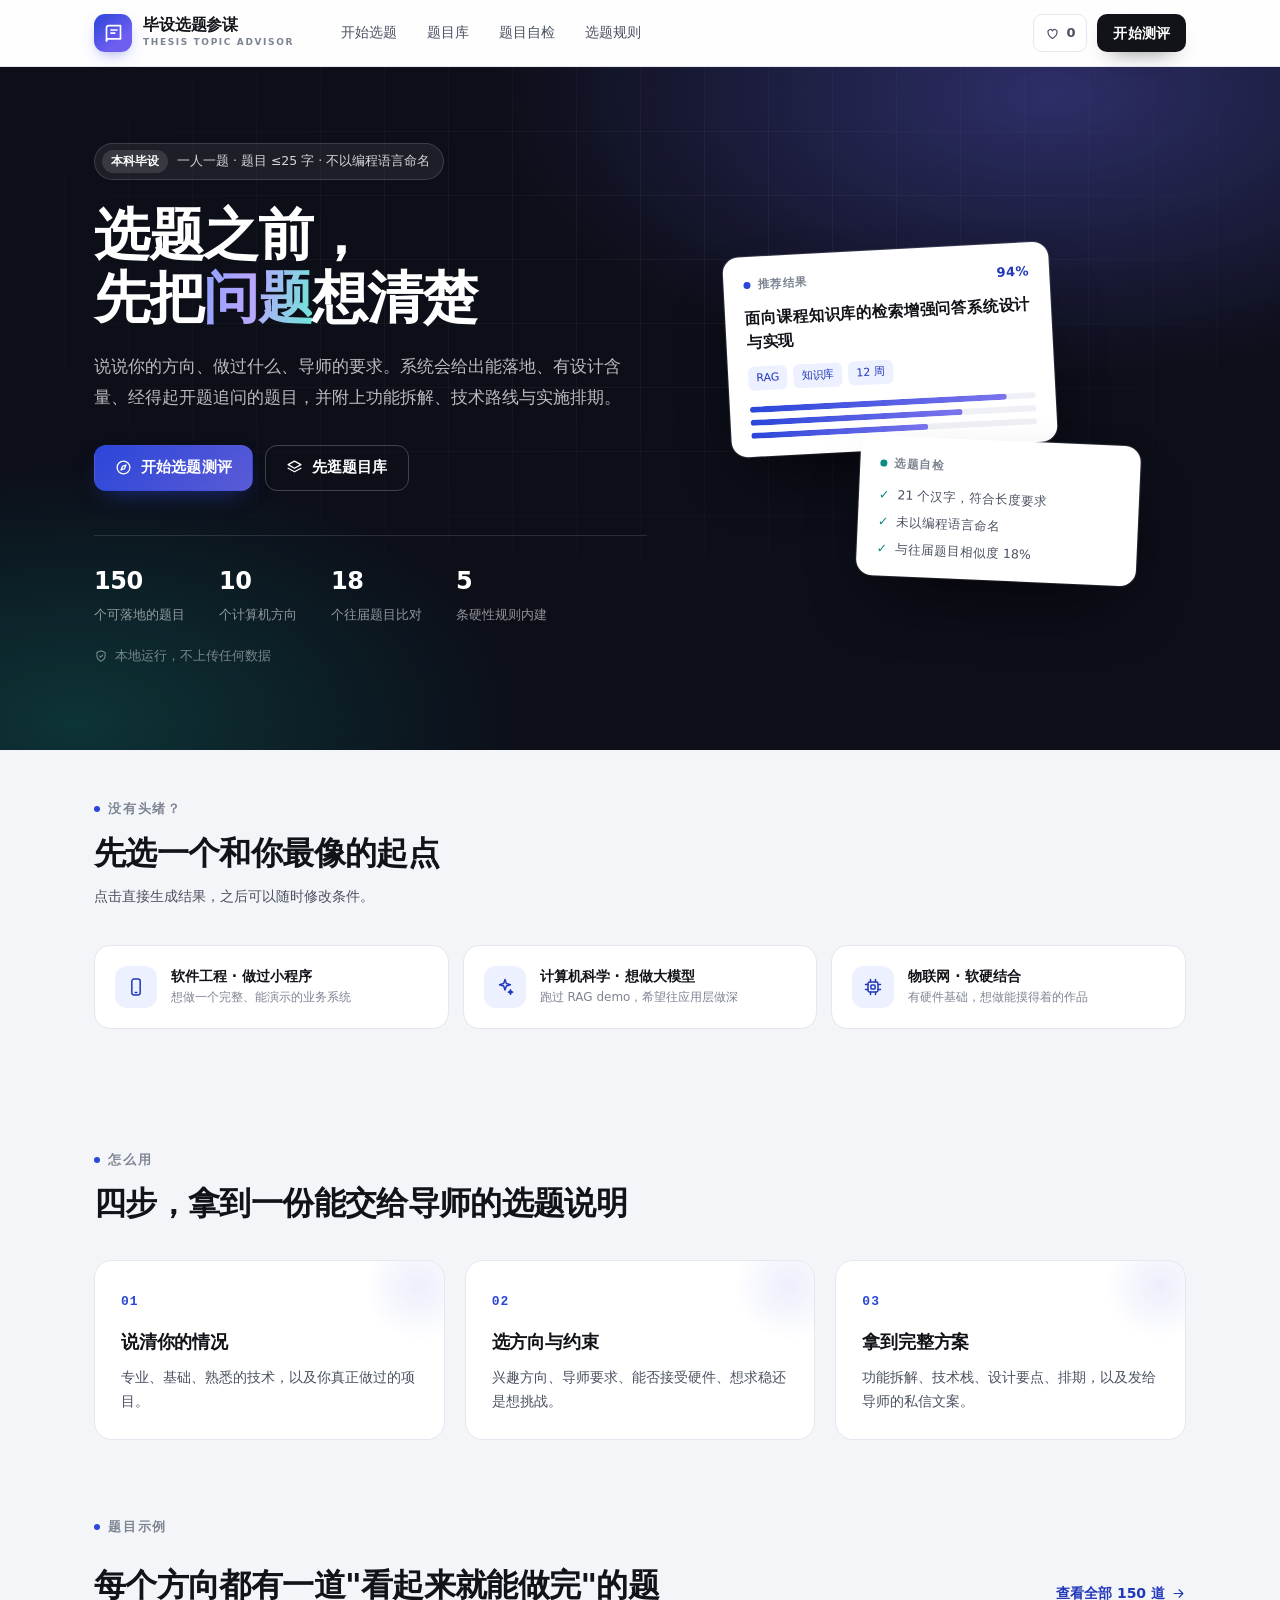
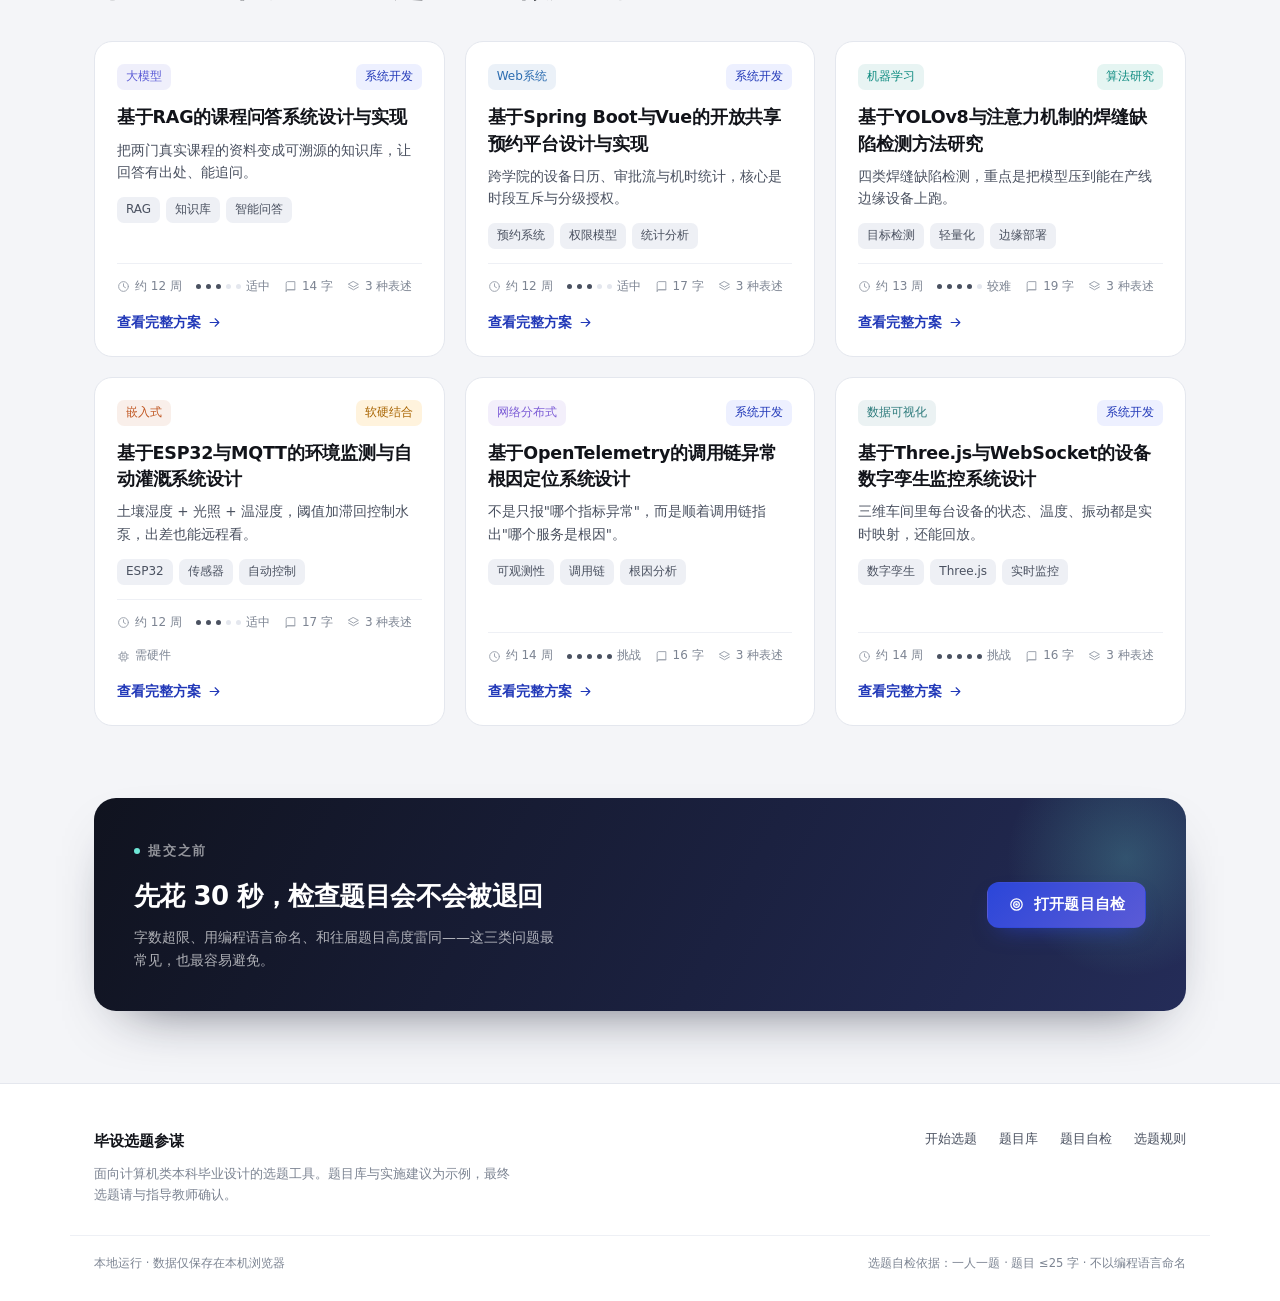
<file: index.html>
<!DOCTYPE html>
<html lang="zh-CN">
<head>
<meta charset="utf-8">
<meta name="viewport" content="width=device-width, initial-scale=1, viewport-fit=cover">
<title>毕设选题参谋 · 计算机类本科毕业设计选题推荐</title>
<meta name="description" content="根据专业基础、兴趣方向和导师约束，为计算机类本科生推荐符合学院规范的毕业设计题目，附功能设计、技术栈、实施计划与导师沟通文案。">
<meta name="theme-color" content="#0d0f1a">
<link rel="icon" href="assets/icon.svg" type="image/svg+xml">
<link rel="manifest" href="manifest.webmanifest">
<link rel="stylesheet" href="assets/style.css">
</head>
<body>
<a class="skip-link" href="#app">跳到主要内容</a>

<header class="nav" id="nav">
  <div class="container nav-inner">
    <a class="brand" href="#/home" aria-label="毕设选题参谋 首页">
      <span class="brand-mark" aria-hidden="true">
        <svg viewBox="0 0 24 24" fill="none" stroke="currentColor" stroke-width="1.9" stroke-linecap="round" stroke-linejoin="round">
          <path d="M4 5.5A2.5 2.5 0 0 1 6.5 3H20v15H6.5A2.5 2.5 0 0 0 4 20.5z"/>
          <path d="M4 20.5A2.5 2.5 0 0 1 6.5 18H20"/>
          <path d="M9 8h7M9 11.5h4.5"/>
        </svg>
      </span>
      <span class="brand-text">
        <strong>毕设选题参谋</strong>
        <small>THESIS TOPIC ADVISOR</small>
      </span>
    </a>

    <nav class="nav-links" aria-label="主导航">
      <a class="nav-link" href="#/match" data-nav="match">开始选题</a>
      <a class="nav-link" href="#/library" data-nav="library">题目库</a>
      <a class="nav-link" href="#/check" data-nav="check">题目自检</a>
      <a class="nav-link" href="#/guide" data-nav="guide">选题规则</a>
    </nav>

    <div class="nav-actions">
      <a class="nav-saved" href="#/saved" data-nav="saved" aria-label="我的收藏">
        <svg viewBox="0 0 24 24" fill="none" stroke="currentColor" stroke-width="1.8" stroke-linecap="round" stroke-linejoin="round" aria-hidden="true"><path d="M12 20s-7-4.4-7-9.3A3.7 3.7 0 0 1 12 8a3.7 3.7 0 0 1 7 2.7C19 15.6 12 20 12 20z"/></svg>
        <span id="saved-count">0</span>
      </a>
      <a class="btn btn-primary btn-sm nav-cta" href="#/match">开始测评</a>
    </div>
  </div>
</header>

<main id="app" tabindex="-1"></main>

<footer class="footer">
  <div class="container footer-inner">
    <div class="footer-brand">
      <strong>毕设选题参谋</strong>
      <p>面向计算机类本科毕业设计的选题工具。题目库与实施建议为示例，最终选题请与指导教师确认。</p>
    </div>
    <div class="footer-links">
      <a href="#/match">开始选题</a>
      <a href="#/library">题目库</a>
      <a href="#/check">题目自检</a>
      <a href="#/guide">选题规则</a>
    </div>
  </div>
  <div class="container footer-bottom">
    <span>本地运行 · 数据仅保存在本机浏览器</span>
    <span>选题自检依据：一人一题 · 题目 ≤25 字 · 不以编程语言命名</span>
  </div>
</footer>

<div id="modal-root"></div>
<div id="toast" class="toast" role="status" aria-live="polite"></div>

<noscript><div class="noscript">需要启用 JavaScript 才能使用选题测评功能。</div></noscript>

<script src="assets/data/core.js"></script>
<script src="assets/data/topics-llm-ai.js"></script>
<script src="assets/data/topics-web-mobile.js"></script>
<script src="assets/data/topics-net-iot.js"></script>
<script src="assets/data/topics-sec-data.js"></script>
<script src="assets/data/topics-llm-ai-2.js"></script>
<script src="assets/data/topics-web-mobile-2.js"></script>
<script src="assets/data/topics-net-iot-2.js"></script>
<script src="assets/data/topics-sec-data-2.js"></script>
<script src="assets/data/topics-hci-media.js"></script>
<script src="assets/data/topics-extra-llm-ai-web.js"></script>
<script src="assets/data/topics-extra-mobile-net-iot.js"></script>
<script src="assets/data/topics-extra-sec-data.js"></script>
<script src="assets/data/title-variants.js"></script>
<script src="assets/app.js"></script>
</body>
</html>
</file>
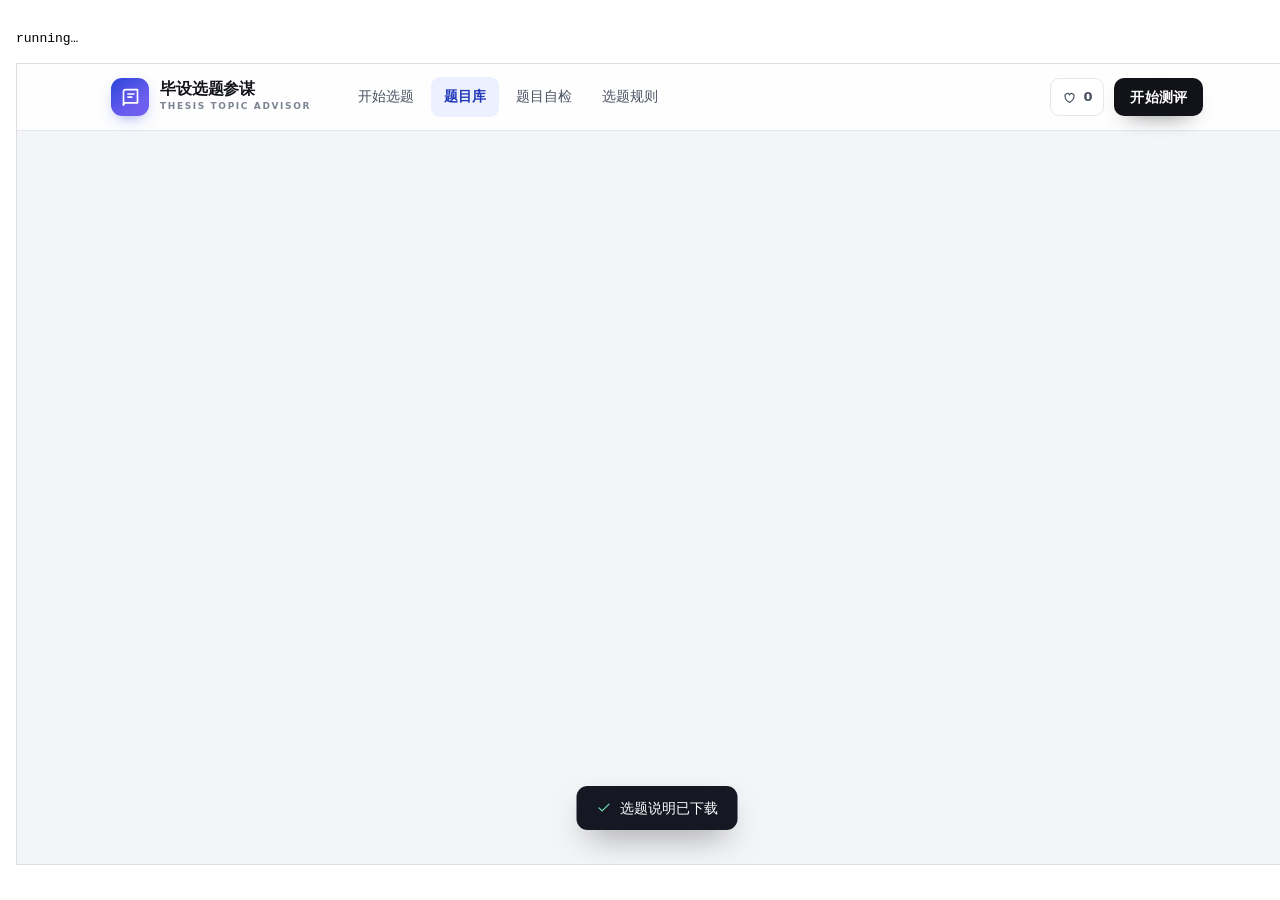
<file: tools/e2e.html>
<!DOCTYPE html>
<html lang="zh-CN">
<head>
<meta charset="utf-8">
<title>E2E</title>
<style>
  body{font-family:Consolas,monospace;background:#fff;margin:0;padding:16px}
  iframe{width:1280px;height:800px;border:1px solid #ddd}
  pre{font-size:13px;line-height:1.6}
  .ok{color:#0a7a3d}.bad{color:#b42318}
</style>
</head>
<body>
<pre id="log">running…</pre>
<iframe id="f" src="../index.html#/match"></iframe>
<script>
(function () {
  var logEl = document.getElementById('log');
  var frame = document.getElementById('f');
  var results = [];
  var errors = [];

  function wait(ms) { return new Promise(function (r) { setTimeout(r, ms); }); }
  function doc() { return frame.contentDocument; }
  function q(sel) { return doc().querySelector(sel); }
  function qa(sel) { return Array.prototype.slice.call(doc().querySelectorAll(sel)); }
  function ok(name, cond, extra) {
    results.push({ name: name, pass: !!cond, extra: extra || '' });
  }
  function click(el) { if (!el) throw new Error('element missing'); el.click(); }
  function type(el, value) {
    if (!el) throw new Error('input missing');
    el.value = value;
    el.dispatchEvent(new Event('input', { bubbles: true }));
  }
  function summary() {
    var pass = results.filter(function (r) { return r.pass; }).length;
    var fail = results.length - pass;
    logEl.innerHTML = results.map(function (r) {
      return '<span class="' + (r.pass ? 'ok' : 'bad') + '">' + (r.pass ? 'PASS' : 'FAIL') + '</span>  ' +
        r.name + (r.extra ? '  [' + r.extra + ']' : '');
    }).join('\n') + '\n\nTOTAL ' + results.length + ' PASS ' + pass + ' FAIL ' + fail +
      (errors.length ? '\nERRORS ' + errors.join(' | ') : '');
    document.title = fail === 0 && errors.length === 0 ? 'E2E_PASS' : 'E2E_FAIL';
  }

  frame.addEventListener('load', async function () {
    try {
      frame.contentWindow.addEventListener('error', function (e) {
        errors.push(e.message || 'script error');
      });

      await wait(200);
      ok('首屏渲染 / 步骤 1', /基础情况/.test(q('.rail').textContent), q('.wizard-head h1').textContent.trim());

      click(q('[data-skill="python"]'));
      ok('技能 chip 选中', q('[data-skill="python"]').classList.contains('active'));

      click(q('[data-step="next"]'));
      await wait(80);
      ok('进入兴趣方向', /方向/.test(q('.wizard-head h1').textContent), q('.wizard-head h1').textContent.trim());

      click(q('[data-step="next"]'));
      await wait(80);
      ok('未选方向时被拦截', q('.form-error').classList.contains('show'), q('.form-error').textContent.trim());

      click(q('[data-field="llm"]'));
      await wait(20);
      ok('选择方向后错误提示消失', !q('.form-error').classList.contains('show'));
      click(q('[data-step="next"]'));
      await wait(80);
      ok('进入项目经历', /做过什么/.test(q('.wizard-head h1').textContent), q('.wizard-head h1').textContent.trim());

      type(q('[data-bind="expText"]'), '做过课程问答机器人，用过大模型 API');
      click(q('[data-scene="教育"]'));
      click(q('[data-step="next"]'));
      await wait(80);
      ok('进入导师与约束', /约束/.test(q('.wizard-head h1').textContent), q('.wizard-head h1').textContent.trim());

      click(q('[data-seg="advisorAlign"][data-key="yes"]'));
      await wait(80);
      type(q('[data-bind="advisorField"]'), '知识图谱');
      click(q('[data-step="next"]'));
      await wait(250);

      ok('跳转到结果页', /为你匹配到/.test(q('.page-head h1').textContent), q('.page-head h1').textContent.trim());
      ok('结果卡片 6 个', qa('.result-grid .topic-card').length === 6, String(qa('.result-grid .topic-card').length));
      ok('匹配度环渲染', qa('.match-ring').length === 6);

      var dlName = null;
      var proto = frame.contentWindow.HTMLAnchorElement.prototype;
      var origClick = proto.click;
      proto.click = function () { dlName = this.download; };
      var lastBlob = null;
      var origCreate = frame.contentWindow.URL.createObjectURL;
      frame.contentWindow.URL.createObjectURL = function (b) { lastBlob = b; return origCreate.call(this, b); };

      click(q('[data-action="export-page"]'));
      await wait(80);
      ok('导出本页方案', /^选题备选_6个\.md$/.test(dlName || ''), dlName || '');

      var listTxt = lastBlob ? await lastBlob.text() : '';
      ok('清单包含技术总结', listTxt.indexOf('选题备选清单') > -1 && listTxt.indexOf('技术总结：本题属于') > -1);

      dlName = null;
      click(q('.result-grid .topic-card [data-action="export"]'));
      await wait(80);
      ok('单题导出选题说明', /^选题说明_.+\.md$/.test(dlName || ''), dlName || '');

      var oneTxt = lastBlob ? await lastBlob.text() : '';
      ok('选题说明包含摘要与技术栈', oneTxt.indexOf('## 摘要') > -1 && oneTxt.indexOf('技术栈：') > -1);

      click(q('[data-filter="algorithm"]'));
      await wait(80);
      var types = qa('.result-grid .topic-card .tag').map(function (x) { return x.textContent; });
      ok('类型筛选生效', types.indexOf('系统开发') === -1, types.slice(0, 4).join(','));
      click(q('[data-filter="all"]'));
      await wait(60);

      var firstHref = q('.result-grid .topic-card a').getAttribute('href');
      frame.contentWindow.location.hash = firstHref;
      await wait(200);
      ok('进入题目详情', qa('.detail-main .d-block').length >= 6, String(qa('.detail-main .d-block').length));
      ok('详情提供多个题目表述', qa('.title-chip').length >= 2, String(qa('.title-chip').length));

      var titleBefore = q('.detail-head h1').textContent;
      click(qa('.title-chip')[1]);
      await wait(150);
      ok('切换题目表述', q('.detail-head h1').textContent !== titleBefore, q('.detail-head h1').textContent.slice(0, 18));

      click(q('[data-action="fav"]'));
      await wait(60);
      var favs = JSON.parse(frame.contentWindow.localStorage.getItem('bsct.favs') || '[]');
      ok('收藏写入 localStorage', favs.length === 1);

      click(q('[data-action="message"]'));
      await wait(80);
      var msg = q('#msg-text');
      ok('私信弹窗生成文案', msg && /老师您好/.test(msg.value) && /主要功能/.test(msg.value));
      ok('私信使用所选表述', msg && msg.value.indexOf(q('.detail-head h1').textContent.trim()) > -1);

      click(q('.modal-head .x'));
      await wait(60);
      ok('弹窗可关闭', q('.modal-backdrop') === null);

      frame.contentWindow.location.hash = '#/check';
      await wait(200);
      type(q('#checker-input'), '基于Python的图书管理系统');
      await wait(60);
      ok('自检识别语言命名', qa('.check-row .verdict.bad').length >= 1);
      ok('相似度列表渲染', qa('.sim-item').length === 4);

      frame.contentWindow.location.hash = '#/library';
      await wait(200);
      ok('题目库渲染 150 个', qa('#lib-grid .lib-card').length === 150, String(qa('#lib-grid .lib-card').length));
      type(q('#lib-search'), '养老');
      await wait(60);
      ok('题目库搜索', /共 [1-9]/.test(q('#lib-count').textContent), q('#lib-count').textContent);

      frame.contentWindow.location.hash = '#/saved';
      await wait(200);
      ok('收藏页显示 1 个', qa('.saved-grid .topic-card').length === 1);
      dlName = null;
      click(q('[data-action="export-saved"]'));
      await wait(80);
      ok('导出收藏备选清单', /^收藏备选_1个\.md$/.test(dlName || ''), dlName || '');
      proto.click = origClick;

      frame.contentWindow.location.hash = '#/guide';
      await wait(200);
      ok('规则页表格 18 行', qa('.past-table tbody tr').length === 18);
    } catch (e) {
      errors.push(e.message);
    }
    summary();
  });
})();
</script>
</body>
</html>
</file>
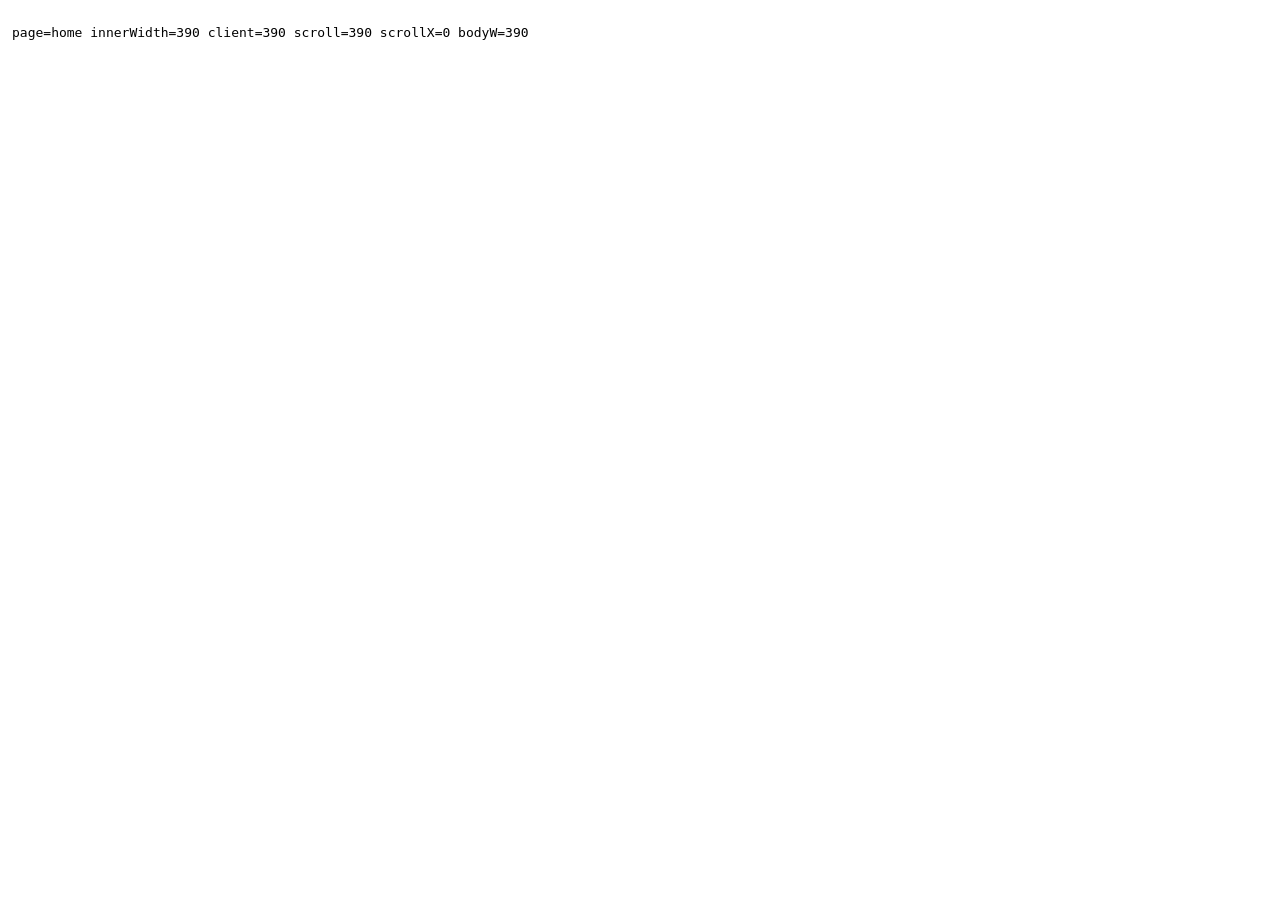
<file: tools/metrics.html>
<!DOCTYPE html>
<html lang="zh-CN"><head><meta charset="utf-8"><title>metrics</title>
<style>body{margin:0;font:13px Consolas,monospace}iframe{width:390px;height:900px;border:0;position:absolute;left:-9999px}pre{padding:12px}</style>
</head><body>
<pre id="out">measuring…</pre>
<iframe id="f"></iframe>
<script>
(function(){
  var f=document.getElementById('f');
  var page=new URLSearchParams(location.search).get('p')||'home';
  f.src='../index.html#/'+page;
  f.addEventListener('load',function(){
    setTimeout(function(){
      var d=f.contentDocument, w=f.contentWindow;
      var cw=d.documentElement.clientWidth, sw=d.documentElement.scrollWidth;
      var lines=['page='+page+' innerWidth='+w.innerWidth+' client='+cw+' scroll='+sw+' scrollX='+w.scrollX+' bodyW='+Math.round(d.body.getBoundingClientRect().width)];
      var bad=[];
      Array.prototype.forEach.call(d.querySelectorAll('body *'),function(el){
        var r=el.getBoundingClientRect();
        if(r.width>cw+2 || r.right>cw+2){
          if(r.width>0 && r.height>0) bad.push((el.tagName+'.'+(el.className||'')).slice(0,54)+' w='+Math.round(r.width)+' left='+Math.round(r.left)+' right='+Math.round(r.right));
        }
      });
      document.getElementById('out').textContent=lines.concat(bad.slice(0,14)).join('\n');
      document.title='METRICS_DONE';
    },400);
  });
})();
</script>
</body></html>
</file>
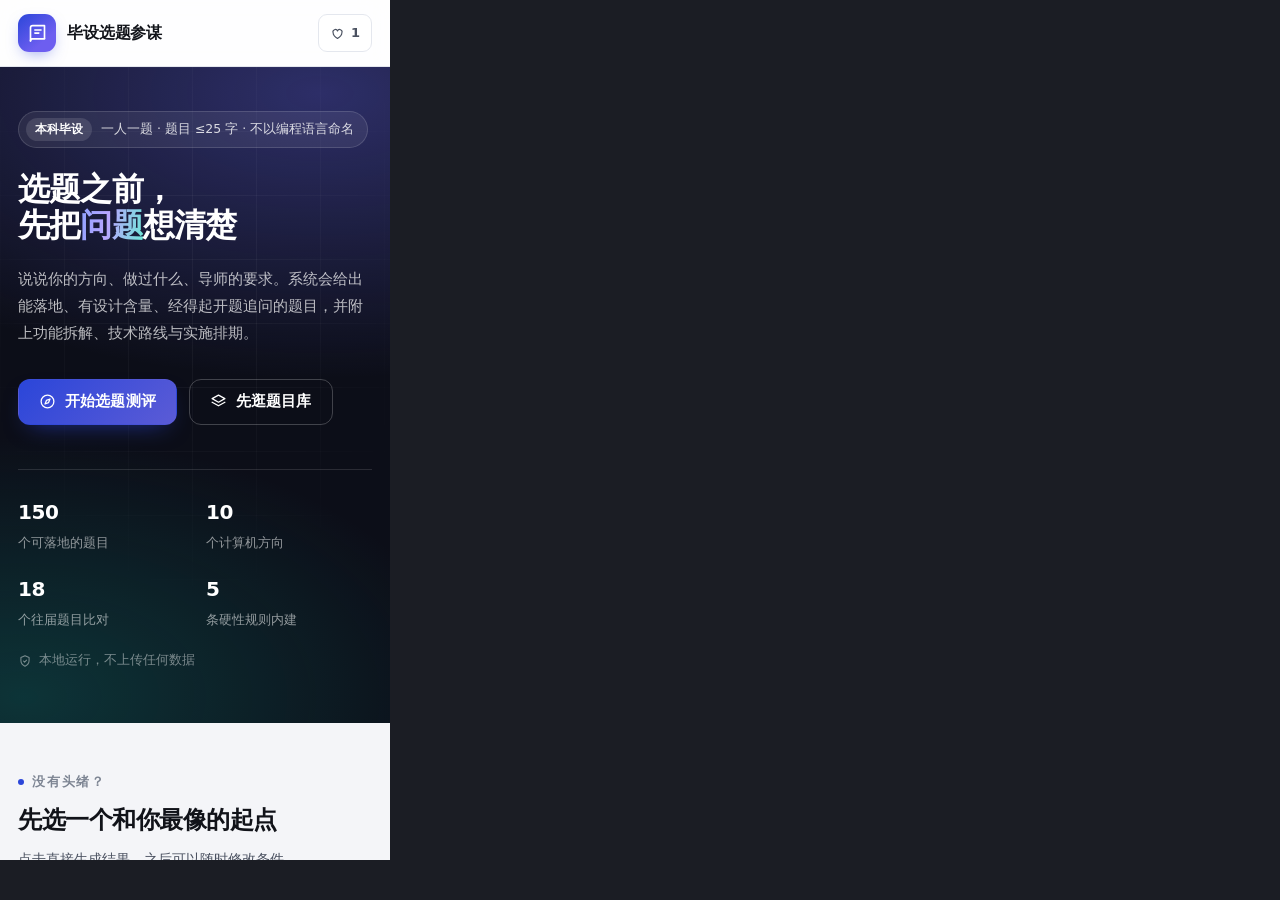
<file: tools/mobile.html>
<!DOCTYPE html>
<html lang="zh-CN"><head><meta charset="utf-8"><title>手机尺寸预览</title>
<style>
  html,body{margin:0;background:#1b1d24}
  iframe{display:block;width:390px;height:860px;border:0;background:#fff}
</style></head>
<body>
<iframe id="f" src="../index.html#/home"></iframe>
<script>
  var page = new URLSearchParams(location.search).get('p') || 'home';
  document.getElementById('f').src = '../index.html#/' + page;
</script>
</body></html>
</file>
<file: assets/style.css>
/* =========================================================
   毕设选题参谋 — 视觉样式
   ========================================================= */

:root{
  --bg:#f4f5f8;
  --bg-2:#eceef4;
  --card:#ffffff;
  --ink:#111319;
  --ink-2:#4a5160;
  --ink-3:#7c8492;
  --line:#e4e7ee;
  --line-2:#eef0f5;

  --brand:#2b46d9;
  --brand-2:#5b5bd6;
  --brand-ink:#2138b8;
  --brand-soft:#edf0ff;

  --teal:#0e8b80;
  --teal-soft:#e5f5f2;
  --amber:#a86400;
  --amber-soft:#fff3dd;
  --danger:#bd3a2f;
  --danger-soft:#fdeceb;

  --radius:18px;
  --radius-sm:12px;
  --shadow-sm:0 1px 2px rgba(16,24,40,.05);
  --shadow:0 1px 2px rgba(16,24,40,.04), 0 12px 32px -18px rgba(16,24,40,.28);
  --shadow-lg:0 24px 60px -28px rgba(16,24,40,.42);

  --max:1140px;
  --nav-h:66px;

  --font:"Microsoft YaHei","PingFang SC","Hiragino Sans GB","Source Han Sans SC","Noto Sans CJK SC",system-ui,-apple-system,"Segoe UI",sans-serif;
  --mono:"JetBrains Mono","Cascadia Code",Consolas,"Courier New",monospace;
}

*,*::before,*::after{box-sizing:border-box}
html{-webkit-text-size-adjust:100%}
body{
  margin:0;
  font-family:var(--font);
  font-size:16px;
  line-height:1.65;
  color:var(--ink);
  background:var(--bg);
  -webkit-font-smoothing:antialiased;
}
body.modal-open{overflow:hidden}
h1,h2,h3,h4,p,ul,ol,figure{margin:0}
ul,ol{padding:0;list-style:none}
a{color:inherit;text-decoration:none}
button,input,select,textarea{font:inherit;color:inherit}
button{cursor:pointer;background:none;border:0;padding:0}
img,svg{display:block}
::selection{background:#c9d2ff;color:#101432}

.container{width:100%;max-width:var(--max);margin:0 auto;padding:0 24px}
.skip-link{
  position:absolute;left:-9999px;top:0;z-index:200;
  background:var(--ink);color:#fff;padding:10px 16px;border-radius:0 0 10px 0;
}
.skip-link:focus{left:0}
:focus-visible{outline:2px solid var(--brand);outline-offset:3px;border-radius:6px}

/* ---------- 文本与通用块 ---------- */
.eyebrow{
  display:inline-flex;align-items:center;gap:8px;
  font-size:12.5px;font-weight:600;letter-spacing:.14em;text-transform:uppercase;
  color:var(--ink-3);
}
.eyebrow .dot{width:6px;height:6px;border-radius:50%;background:var(--brand)}
h1.display{
  font-size:clamp(34px,4.6vw,56px);
  line-height:1.12;letter-spacing:-.025em;font-weight:800;
}
h2.section-title{
  font-size:clamp(24px,2.6vw,32px);
  line-height:1.24;letter-spacing:-.02em;font-weight:750;
}
.lead{font-size:17px;line-height:1.75;color:var(--ink-2)}
.muted{color:var(--ink-3)}
.small{font-size:13.5px}
.tnum{font-variant-numeric:tabular-nums}

.section{padding:72px 0}
.section.tight{padding:44px 0}
.section-head{max-width:680px;margin-bottom:36px}
.section-head .eyebrow{margin-bottom:14px}
.section-head .lead{margin-top:12px}
.section-head.center{max-width:720px;margin-left:auto;margin-right:auto;text-align:center}

/* ---------- 导航 ---------- */
.nav{
  position:sticky;top:0;z-index:100;
  background:rgba(255,255,255,.86);
  backdrop-filter:saturate(180%) blur(14px);
  -webkit-backdrop-filter:saturate(180%) blur(14px);
  border-bottom:1px solid var(--line);
}
.nav-inner{height:var(--nav-h);display:flex;align-items:center;gap:28px}
.brand{display:flex;align-items:center;gap:11px;flex:none}
.brand-mark{
  width:38px;height:38px;border-radius:11px;display:grid;place-items:center;
  background:linear-gradient(140deg,#2b46d9,#6d5ef0 70%);color:#fff;
  box-shadow:0 6px 16px -6px rgba(43,70,217,.55);
}
.brand-mark svg{width:21px;height:21px}
.brand-text strong{display:block;font-size:15.5px;letter-spacing:-.01em;line-height:1.2}
.brand-text small{display:block;font-size:9px;letter-spacing:.18em;color:var(--ink-3);font-weight:600}
.nav-links{display:flex;align-items:center;gap:4px;margin-left:6px}
.nav-link{
  padding:8px 13px;border-radius:9px;font-size:14px;font-weight:500;color:var(--ink-2);
  transition:background .18s,color .18s;
}
.nav-link:hover{background:var(--line-2);color:var(--ink)}
.nav-link.active{color:var(--brand-ink);background:var(--brand-soft);font-weight:600}
.nav-actions{margin-left:auto;display:flex;align-items:center;gap:10px}
.nav-saved{
  display:inline-flex;align-items:center;gap:6px;padding:7px 11px;border-radius:9px;
  font-size:13px;color:var(--ink-2);border:1px solid var(--line);background:#fff;
}
.nav-saved svg{width:15px;height:15px}
.nav-saved:hover{border-color:#cfd5e2;color:var(--ink)}
.nav-saved #saved-count{font-weight:600;font-variant-numeric:tabular-nums}

/* ---------- 按钮 ---------- */
.btn{
  display:inline-flex;align-items:center;justify-content:center;gap:9px;
  height:46px;padding:0 20px;border-radius:12px;
  font-size:14.5px;font-weight:600;letter-spacing:.01em;
  transition:transform .16s,box-shadow .2s,background .2s,border-color .2s,color .2s;
  white-space:nowrap;border:1px solid transparent;
}
.btn svg{width:17px;height:17px;flex:none}
.btn-primary{background:var(--ink);color:#fff;box-shadow:0 10px 22px -14px rgba(17,19,25,.9)}
.btn-primary:hover{background:#000;transform:translateY(-1px);box-shadow:0 14px 26px -14px rgba(17,19,25,.85)}
.btn-brand{background:linear-gradient(135deg,#2b46d9,#5b5bd6);color:#fff;box-shadow:0 10px 24px -12px rgba(43,70,217,.7)}
.btn-brand:hover{transform:translateY(-1px);box-shadow:0 16px 30px -14px rgba(43,70,217,.75)}
.btn-ghost{background:#fff;border-color:var(--line);color:var(--ink)}
.btn-ghost:hover{border-color:#c9cfdd;box-shadow:var(--shadow-sm)}
.btn-quiet{background:var(--line-2);color:var(--ink-2)}
.btn-quiet:hover{background:#e3e6ee;color:var(--ink)}
.btn-sm{height:38px;padding:0 15px;font-size:13.5px;border-radius:10px}
.btn-block{width:100%}
.btn[disabled]{opacity:.45;pointer-events:none}
.btn-on-dark{background:rgba(255,255,255,.1);color:#fff;border-color:rgba(255,255,255,.2)}
.btn-on-dark:hover{background:rgba(255,255,255,.18)}

.link-arrow{display:inline-flex;align-items:center;gap:6px;font-size:14px;font-weight:600;color:var(--brand-ink)}
.link-arrow svg{width:15px;height:15px;transition:transform .18s}
.link-arrow:hover svg{transform:translateX(3px)}

/* ---------- 标签 / 徽章 ---------- */
.tag{
  display:inline-flex;align-items:center;gap:5px;
  padding:3px 9px;border-radius:7px;font-size:12px;font-weight:500;
  background:var(--line-2);color:var(--ink-2);white-space:nowrap;
}
.tag-brand{background:var(--brand-soft);color:var(--brand-ink)}
.tag-teal{background:var(--teal-soft);color:var(--teal)}
.tag-amber{background:var(--amber-soft);color:var(--amber)}
.tag-danger{background:var(--danger-soft);color:var(--danger)}
.tag-outline{background:#fff;border:1px solid var(--line);color:var(--ink-2)}
.tag-lg{padding:5px 11px;font-size:12.5px;border-radius:8px}

.chip{
  display:inline-flex;align-items:center;gap:7px;
  padding:9px 14px;border-radius:11px;border:1px solid var(--line);
  background:#fff;font-size:14px;color:var(--ink-2);
  transition:all .16s;cursor:pointer;user-select:none;
}
.chip:hover{border-color:#c4cbdb;color:var(--ink);transform:translateY(-1px)}
.chip.active{border-color:var(--brand);background:var(--brand-soft);color:var(--brand-ink);font-weight:600;box-shadow:0 0 0 3px rgba(43,70,217,.08)}
.chip .mini{font-size:11.5px;color:var(--ink-3);font-weight:400}
.chip.active .mini{color:var(--brand-2)}
.chips{display:flex;flex-wrap:wrap;gap:9px}

/* ---------- 首页 Hero ---------- */
.hero{
  position:relative;overflow:hidden;color:#fff;
  background:
    radial-gradient(900px 460px at 82% 4%,rgba(91,91,214,.42),transparent 62%),
    radial-gradient(720px 420px at 6% 96%,rgba(14,139,128,.30),transparent 62%),
    #0c0e18;
  padding:76px 0 84px;
}
.hero::before{
  content:"";position:absolute;inset:0;pointer-events:none;
  background-image:linear-gradient(rgba(255,255,255,.045) 1px,transparent 1px),linear-gradient(90deg,rgba(255,255,255,.045) 1px,transparent 1px);
  background-size:64px 64px;
  mask-image:radial-gradient(ellipse 80% 70% at 50% 30%,#000 20%,transparent 78%);
  -webkit-mask-image:radial-gradient(ellipse 80% 70% at 50% 30%,#000 20%,transparent 78%);
}
.hero .container{position:relative;z-index:1}
.hero-grid{display:grid;grid-template-columns:1.06fr .94fr;gap:48px;align-items:center}
.hero-badge{
  display:inline-flex;align-items:center;gap:9px;
  padding:6px 13px 6px 7px;border-radius:999px;
  background:rgba(255,255,255,.07);border:1px solid rgba(255,255,255,.14);
  font-size:12.5px;color:rgba(255,255,255,.82);margin-bottom:24px;
}
.hero-badge b{
  display:inline-flex;align-items:center;gap:5px;
  background:rgba(255,255,255,.12);border-radius:999px;padding:2px 9px;
  font-size:11.5px;font-weight:600;color:#fff;
}
.hero h1{color:#fff;max-width:14em}
.hero h1 .grad{
  background:linear-gradient(100deg,#8fa2ff,#b9a6ff 45%,#6ee7d7);
  -webkit-background-clip:text;background-clip:text;color:transparent;
}
.hero-sub{margin-top:22px;font-size:17px;line-height:1.8;color:rgba(255,255,255,.72);max-width:33em}
.hero-actions{display:flex;flex-wrap:wrap;gap:12px;margin-top:32px}
.hero-actions .btn-ghost{background:transparent;border-color:rgba(255,255,255,.22);color:#fff}
.hero-actions .btn-ghost:hover{background:rgba(255,255,255,.08);border-color:rgba(255,255,255,.34)}
.hero-stats{
  display:flex;flex-wrap:wrap;gap:34px;margin-top:44px;
  padding-top:26px;border-top:1px solid rgba(255,255,255,.12);
}
.hero-stat b{display:block;font-size:24px;font-weight:750;letter-spacing:-.02em;font-variant-numeric:tabular-nums}
.hero-stat span{font-size:12.5px;color:rgba(255,255,255,.55)}
.hero-note{margin-top:18px;font-size:12.5px;color:rgba(255,255,255,.45);display:flex;align-items:center;gap:7px}
.hero-note svg{width:14px;height:14px}

/* Hero 右侧浮动卡 */
.hero-art{position:relative;min-height:400px;display:flex;align-items:center;justify-content:center}
.float-card{
  position:absolute;background:#fff;color:var(--ink);border-radius:16px;
  box-shadow:0 30px 70px -30px rgba(0,0,0,.75),0 0 0 1px rgba(255,255,255,.12);
  padding:18px 20px;
}
.fc-1{width:326px;transform:rotate(-3deg) translate(-48px,-58px);animation:floatA 9s ease-in-out infinite}
.fc-2{width:280px;transform:rotate(2.5deg) translate(62px,104px);animation:floatB 11s ease-in-out infinite}
.fc-head{display:flex;align-items:center;gap:7px;font-size:11.5px;color:var(--ink-3);font-weight:600;letter-spacing:.04em}
.fc-head .dot{width:7px;height:7px;border-radius:50%;background:var(--brand)}
.fc-head .dot.teal{background:var(--teal)}
.fc-head b{margin-left:auto;color:var(--brand-ink);font-size:13px}
.fc-title{margin-top:12px;font-size:15.5px;font-weight:700;line-height:1.5;letter-spacing:-.01em}
.fc-tags{display:flex;gap:6px;margin-top:12px}
.fc-tags span{font-size:11px;padding:3px 8px;border-radius:6px;background:var(--brand-soft);color:var(--brand-ink);font-weight:500}
.fc-bars{display:flex;flex-direction:column;gap:7px;margin-top:16px}
.fc-bars i{display:block;height:6px;border-radius:99px;background:var(--line-2);position:relative;overflow:hidden}
.fc-bars i::after{content:"";position:absolute;inset:0;width:var(--w);border-radius:99px;background:linear-gradient(90deg,#2b46d9,#7b74ee)}
.fc-checks{display:flex;flex-direction:column;gap:9px;margin-top:13px;font-size:12.5px;color:var(--ink-2)}
.fc-checks li{display:flex;gap:8px;align-items:flex-start;line-height:1.45}
.fc-checks li::before{content:"✓";color:var(--teal);font-weight:800;flex:none}
@keyframes floatA{0%,100%{transform:rotate(-3deg) translate(-48px,-58px)}50%{transform:rotate(-2deg) translate(-48px,-68px)}}
@keyframes floatB{0%,100%{transform:rotate(2.5deg) translate(62px,104px)}50%{transform:rotate(1.6deg) translate(62px,94px)}}

/* ---------- 首页三步 ---------- */
.steps-3{display:grid;grid-template-columns:repeat(3,1fr);gap:20px}
.step-card{
  background:var(--card);border:1px solid var(--line);border-radius:var(--radius);
  padding:26px;position:relative;overflow:hidden;
}
.step-num{
  font-family:var(--mono);font-size:13px;font-weight:700;color:var(--brand);
  letter-spacing:.08em;
}
.step-card h3{margin-top:14px;font-size:18px;letter-spacing:-.01em}
.step-card p{margin-top:9px;font-size:14px;color:var(--ink-2);line-height:1.7}
.step-card::after{
  content:"";position:absolute;right:-30px;top:-30px;width:110px;height:110px;border-radius:50%;
  background:radial-gradient(circle,rgba(43,70,217,.09),transparent 70%);
}

/* ---------- 题目卡 ---------- */
.grid{display:grid;gap:20px}
.grid-2{grid-template-columns:repeat(2,1fr)}
.grid-3{grid-template-columns:repeat(3,1fr)}
.grid-4{grid-template-columns:repeat(4,1fr)}

.topic-card{
  background:var(--card);border:1px solid var(--line);border-radius:var(--radius);
  padding:22px;display:flex;flex-direction:column;gap:0;
  transition:transform .2s,box-shadow .22s,border-color .22s;position:relative;
}
.topic-card:hover{transform:translateY(-3px);box-shadow:var(--shadow);border-color:#d3d9e6}
.tc-top{display:flex;align-items:center;gap:8px;margin-bottom:14px}
.tc-top .spacer{margin-left:auto}
.match-ring{position:relative;width:46px;height:46px;flex:none}
.match-ring svg{width:46px;height:46px;transform:rotate(-90deg)}
.match-ring .track{fill:none;stroke:var(--line);stroke-width:4}
.match-ring .bar{fill:none;stroke:url(#ringGrad);stroke-width:4;stroke-linecap:round;transition:stroke-dashoffset .8s ease}
.match-ring b{
  position:absolute;inset:0;display:grid;place-items:center;
  font-size:12px;font-weight:750;color:var(--brand-ink);font-variant-numeric:tabular-nums;
}
.match-ring.small{width:38px;height:38px}
.match-ring.small svg{width:38px;height:38px}
.match-ring.small b{font-size:10.5px}
.tc-title{font-size:17.5px;line-height:1.5;font-weight:700;letter-spacing:-.012em;margin-bottom:8px}
.tc-title a:hover{color:var(--brand-ink)}
.tc-desc{font-size:13.5px;color:var(--ink-2);line-height:1.65;margin-bottom:14px;display:-webkit-box;-webkit-line-clamp:2;-webkit-box-orient:vertical;overflow:hidden}
.tc-tags{display:flex;flex-wrap:wrap;gap:6px;margin-bottom:14px}
.tc-meta{
  display:flex;flex-wrap:wrap;align-items:center;gap:14px;
  padding-top:13px;border-top:1px solid var(--line-2);
  font-size:12px;color:var(--ink-3);margin-top:auto;
}
.tc-meta span{display:inline-flex;align-items:center;gap:5px}
.tc-meta svg{width:13px;height:13px;opacity:.75}
.tc-reasons{margin:12px 0 14px;display:flex;flex-direction:column;gap:6px}
.tc-reasons li{position:relative;padding-left:15px;font-size:12.5px;color:var(--ink-2);line-height:1.55}
.tc-reasons li::before{content:"";position:absolute;left:0;top:7px;width:5px;height:5px;border-radius:50%;background:var(--brand-2)}
.tc-foot{display:flex;align-items:center;gap:10px;margin-top:14px}
.tc-foot .spacer{margin-left:auto}
.mini-action{display:inline-flex;align-items:center;gap:5px;font-size:12.5px;color:var(--ink-3);padding:4px 6px;border-radius:7px;transition:all .16s}
.mini-action:hover{color:var(--brand-ink);background:var(--brand-soft)}
.mini-action svg{width:14px;height:14px}

/* 难度点 */
.dots{display:inline-flex;gap:3px;vertical-align:middle}
.dots i{width:5px;height:5px;border-radius:50%;background:var(--line);display:block}
.dots i.on{background:var(--ink-2)}
.dots.lg i{width:7px;height:7px}

/* ---------- 表单 ---------- */
.field{margin-bottom:26px}
.field:last-child{margin-bottom:0}
.label{display:flex;align-items:baseline;gap:10px;font-size:14.5px;font-weight:650;margin-bottom:9px;letter-spacing:-.005em}
.label .req{font-size:11.5px;font-weight:500;color:var(--danger);background:var(--danger-soft);padding:1px 7px;border-radius:5px}
.label .opt{font-size:11.5px;font-weight:500;color:var(--ink-3);background:var(--line-2);padding:1px 7px;border-radius:5px}
.hint{font-size:12.5px;color:var(--ink-3);line-height:1.6;margin-top:7px}
.input,.textarea,.select{
  width:100%;background:#fff;border:1px solid var(--line);border-radius:11px;
  padding:12px 14px;font-size:14.5px;transition:border-color .16s,box-shadow .16s;
}
.input:focus,.textarea:focus,.select:focus{
  outline:none;border-color:var(--brand);box-shadow:0 0 0 3px rgba(43,70,217,.12);
}
.textarea{min-height:96px;resize:vertical;line-height:1.65}
.select{appearance:none;background-image:url("data:image/svg+xml,%3Csvg xmlns='http://www.w3.org/2000/svg' width='16' height='16' fill='none' stroke='%237c8492' stroke-width='2' stroke-linecap='round'%3E%3Cpath d='M4 6l4 4 4-4'/%3E%3C/svg%3E");background-repeat:no-repeat;background-position:right 13px center;padding-right:38px}
.row-2{display:grid;grid-template-columns:1fr 1fr;gap:14px}
.segmented{display:grid;grid-template-columns:repeat(3,1fr);gap:9px}
.seg{
  border:1px solid var(--line);border-radius:12px;padding:15px 14px;background:#fff;
  text-align:left;transition:all .16s;position:relative;
}
.seg:hover{border-color:#c4cbdb}
.seg strong{display:block;font-size:14px;font-weight:650;margin-bottom:3px}
.seg span{font-size:12px;color:var(--ink-3);line-height:1.5;display:block}
.seg.active{border-color:var(--brand);background:var(--brand-soft);box-shadow:0 0 0 3px rgba(43,70,217,.08)}
.seg.active strong{color:var(--brand-ink)}
.seg.active span{color:var(--brand-2)}
.seg .tick{position:absolute;top:11px;right:11px;width:15px;height:15px;opacity:0;color:var(--brand)}
.seg.active .tick{opacity:1}

/* ---------- 测评向导 ---------- */
.wizard{
  display:grid;grid-template-columns:264px 1fr;gap:44px;align-items:start;
  padding-top:48px;padding-bottom:88px;
}
.rail{position:sticky;top:calc(var(--nav-h) + 28px)}
.rail-title{font-size:12px;letter-spacing:.14em;color:var(--ink-3);font-weight:700;margin-bottom:18px}
.rail-item{display:flex;gap:13px;padding:11px 0;position:relative;color:var(--ink-3)}
.rail-item:not(:last-child)::after{
  content:"";position:absolute;left:13px;top:38px;bottom:-2px;width:1.5px;background:var(--line);
}
.rail-item.done:not(:last-child)::after{background:#b9c2f5}
.rail-num{
  width:27px;height:27px;border-radius:50%;flex:none;display:grid;place-items:center;
  font-size:12px;font-weight:700;background:#fff;border:1.5px solid var(--line);color:var(--ink-3);
  position:relative;z-index:1;font-variant-numeric:tabular-nums;
}
.rail-item.active .rail-num{background:var(--brand);border-color:var(--brand);color:#fff;box-shadow:0 0 0 4px rgba(43,70,217,.13)}
.rail-item.done .rail-num{background:#e9ecfd;border-color:#c3cbf7;color:var(--brand-ink)}
.rail-txt strong{display:block;font-size:13.5px;font-weight:600;line-height:1.4}
.rail-txt span{font-size:11.5px;color:var(--ink-3);display:block;margin-top:1px}
.rail-item.active .rail-txt strong{color:var(--ink)}
.rail-item.done .rail-txt strong{color:var(--ink-2)}

.wizard-main{min-width:0}
.wizard-head{margin-bottom:30px}
.wizard-head .eyebrow{margin-bottom:10px}
.wizard-head h1{font-size:clamp(26px,3vw,34px);line-height:1.25;letter-spacing:-.02em;font-weight:780;margin-bottom:8px}
.wizard-head p{color:var(--ink-2);font-size:14.5px}
.progress{height:4px;border-radius:99px;background:var(--line);overflow:hidden;margin-bottom:34px}
.progress i{display:block;height:100%;background:linear-gradient(90deg,#2b46d9,#7b74ee);border-radius:99px;transition:width .35s ease}
.panel{background:var(--card);border:1px solid var(--line);border-radius:20px;padding:30px 32px 32px}
.wizard-foot{display:flex;align-items:center;gap:12px;margin-top:26px}
.wizard-foot .spacer{margin-left:auto}
.form-error{color:var(--danger);font-size:13px;margin-top:14px;display:none;align-items:center;gap:7px}
.form-error.show{display:flex}
.form-error svg{width:15px;height:15px}

/* ---------- 结果页 ---------- */
.page-head{padding:44px 0 26px}
.page-head h1{font-size:clamp(26px,3.4vw,36px);letter-spacing:-.025em;font-weight:780;line-height:1.25}
.page-head p{color:var(--ink-2);margin-top:10px;font-size:15px;max-width:66ch}
.profile-bar{
  display:flex;flex-wrap:wrap;align-items:center;gap:8px;
  margin-top:18px;
}
.profile-bar .tag{background:#fff;border:1px solid var(--line);padding:5px 10px;font-size:12.5px}
.toolbar{
  display:flex;flex-wrap:wrap;align-items:center;gap:10px;
  padding:16px 0 22px;border-bottom:1px solid var(--line);margin-bottom:26px;
}
.toolbar .spacer{margin-left:auto}
.filter-btn{
  padding:7px 13px;border-radius:9px;font-size:13px;color:var(--ink-2);
  border:1px solid transparent;transition:all .16s;
}
.filter-btn:hover{background:#fff;border-color:var(--line)}
.filter-btn.active{background:var(--ink);color:#fff;font-weight:600}
.result-grid{display:grid;grid-template-columns:repeat(2,1fr);gap:18px}
.empty{
  text-align:center;padding:70px 20px;background:#fff;border:1px dashed var(--line);border-radius:18px;
}
.empty h3{font-size:17px;margin-bottom:8px}
.empty p{color:var(--ink-3);font-size:14px;margin-bottom:20px}

/* ---------- 详情页 ---------- */
.detail{padding-top:32px;padding-bottom:88px}
.crumbs{display:flex;align-items:center;gap:8px;font-size:12.5px;color:var(--ink-3);margin-bottom:20px}
.crumbs a:hover{color:var(--ink)}
.crumbs svg{width:13px;height:13px}
.detail-head{display:flex;align-items:flex-start;gap:20px;flex-wrap:wrap}
.detail-head h1{font-size:clamp(24px,3.2vw,34px);line-height:1.35;letter-spacing:-.02em;font-weight:780;max-width:22em}
.detail-meta{display:flex;flex-wrap:wrap;gap:16px;margin-top:16px;font-size:13px;color:var(--ink-2)}
.detail-meta span{display:inline-flex;align-items:center;gap:6px}
.detail-meta svg{width:14px;height:14px;color:var(--ink-3)}
.detail-grid{display:grid;grid-template-columns:minmax(0,1fr) 320px;gap:40px;margin-top:36px;align-items:start}
.detail-main{min-width:0;display:flex;flex-direction:column;gap:34px}
.d-block h2{
  font-size:13px;letter-spacing:.12em;font-weight:700;color:#646d7d;
  text-transform:uppercase;margin-bottom:14px;display:flex;align-items:center;gap:10px;
}
.d-block h2::after{content:"";height:1px;flex:1;background:var(--line)}
.d-block p{font-size:15px;line-height:1.8;color:var(--ink-2)}
.feature-list{display:grid;grid-template-columns:1fr 1fr;gap:12px}
.feature{
  background:#fff;border:1px solid var(--line);border-radius:14px;padding:17px 18px;
}
.feature b{display:flex;align-items:center;gap:9px;font-size:14.5px;font-weight:650;margin-bottom:6px}
.feature .n{
  width:20px;height:20px;border-radius:6px;background:var(--brand-soft);color:var(--brand-ink);
  display:grid;place-items:center;font-size:11px;font-weight:700;flex:none;font-family:var(--mono);
}
.feature p{font-size:13px;line-height:1.65;color:var(--ink-3)}
.stack{display:flex;flex-wrap:wrap;gap:8px;margin-bottom:16px}
.stack span{background:#fff;border:1px solid var(--line);padding:5px 11px;border-radius:8px;font-size:12.5px;color:var(--ink-2)}
.arch-box{background:#fff;border:1px solid var(--line);border-left:3px solid var(--brand);border-radius:0 14px 14px 0;padding:18px 20px}
.design-list{display:flex;flex-direction:column;gap:10px}
.design-list li{
  display:flex;gap:11px;background:#fff;border:1px solid var(--line);border-radius:12px;padding:14px 16px;
  font-size:14px;line-height:1.65;color:var(--ink-2);
}
.design-list li .k{
  font-family:var(--mono);font-size:11px;color:var(--brand);font-weight:700;flex:none;padding-top:3px;
}
.timeline{position:relative;display:flex;flex-direction:column;gap:0}
.tl-item{display:grid;grid-template-columns:104px 1fr;gap:18px;padding-bottom:20px;position:relative}
.tl-item:not(:last-child) .tl-body::after{content:"";position:absolute;left:-1px;top:21px;bottom:-20px;width:2px;background:#d9dfeb}
.tl-week{font-family:var(--mono);font-size:11.5px;color:var(--ink-3);padding-top:3px;text-align:right;letter-spacing:-.02em}
.tl-body{position:relative;padding-left:22px}
.tl-body::before{
  content:"";position:absolute;left:-4px;top:8px;width:9px;height:9px;border-radius:50%;
  background:#fff;border:2px solid var(--brand-2);z-index:1;
}
.tl-body b{display:block;font-size:14px;font-weight:650;margin-bottom:3px}
.tl-body p{font-size:13px;color:var(--ink-3);line-height:1.6}
.compare-box{background:linear-gradient(160deg,#f7f8ff,#fff);border:1px solid #dfe3f7;border-radius:16px;padding:20px 22px;font-size:14.5px;line-height:1.8;color:var(--ink-2)}
.risk-list{display:flex;flex-direction:column;gap:8px}
.risk-list li{position:relative;padding-left:20px;font-size:14px;line-height:1.7;color:var(--ink-2)}
.plain-list{display:flex;flex-direction:column;gap:9px}
.plain-list li{position:relative;padding-left:16px;font-size:14px;line-height:1.72;color:var(--ink-2)}
.plain-list li::before{content:"";position:absolute;left:0;top:10px;width:6px;height:6px;border-radius:2px;background:var(--brand-2);opacity:.55}
.risk-list li::before{content:"!";position:absolute;left:0;top:1px;width:14px;height:14px;border-radius:50%;background:var(--amber-soft);color:var(--amber);font-size:10px;font-weight:800;display:grid;place-items:center}

.aside{position:sticky;top:calc(var(--nav-h) + 24px);display:flex;flex-direction:column;gap:14px}
.aside-card{background:#fff;border:1px solid var(--line);border-radius:16px;padding:20px}
.aside-card h3{font-size:12px;letter-spacing:.12em;color:var(--ink-3);font-weight:700;text-transform:uppercase;margin-bottom:14px}
.kv{display:flex;justify-content:space-between;gap:12px;padding:7px 0;font-size:13.5px;border-bottom:1px dashed var(--line-2)}
.kv:last-of-type{border-bottom:0}
.kv span{color:var(--ink-3)}
.kv b{font-weight:600;text-align:right}
.aside-actions{display:flex;flex-direction:column;gap:8px;margin-top:16px}
.selfcheck{display:flex;flex-direction:column;gap:8px}
.selfcheck li{display:flex;align-items:flex-start;gap:8px;font-size:12.5px;color:var(--ink-2);line-height:1.5}
.selfcheck .ok{color:var(--teal);font-weight:800;flex:none}
.selfcheck .warn{color:var(--amber);font-weight:800;flex:none}
.related{margin-top:56px}
.related-head{display:flex;align-items:baseline;justify-content:space-between;margin-bottom:18px}

/* ---------- 题目库 ---------- */
.lib-toolbar{display:flex;flex-direction:column;gap:14px;margin-bottom:24px}
.search-wrap{position:relative}
.search-wrap svg{position:absolute;left:14px;top:50%;transform:translateY(-50%);width:17px;height:17px;color:var(--ink-3)}
.search-input{
  width:100%;height:48px;border-radius:12px;border:1px solid var(--line);background:#fff;
  padding:0 16px 0 42px;font-size:14.5px;
}
.search-input:focus{outline:none;border-color:var(--brand);box-shadow:0 0 0 3px rgba(43,70,217,.12)}
.lib-filters{display:flex;flex-wrap:wrap;gap:8px;align-items:center}
.lib-filters .filter-btn{border-color:var(--line);background:#fff}
.lib-filters .filter-btn.active{background:var(--ink);border-color:var(--ink);color:#fff}
.lib-count{font-size:13px;color:var(--ink-3);margin-left:auto}
.lib-grid{display:grid;grid-template-columns:repeat(3,1fr);gap:16px}
.lib-card{background:#fff;border:1px solid var(--line);border-radius:15px;padding:18px;transition:all .18s;display:flex;flex-direction:column}
.lib-card:hover{transform:translateY(-2px);box-shadow:var(--shadow);border-color:#d3d9e6}
.lib-card h3{font-size:15px;line-height:1.55;font-weight:650;letter-spacing:-.005em;margin-bottom:9px}
.lib-card .lc-meta{display:flex;align-items:center;flex-wrap:nowrap;gap:10px;font-size:11.5px;color:var(--ink-3);margin-top:auto;padding-top:12px;white-space:nowrap}
.lib-card .lc-meta > span{display:inline-flex;align-items:center;gap:4px;flex:none;white-space:nowrap}
.lib-card .lc-meta svg{width:13px;height:13px;flex:none;opacity:.8}

/* ---------- 自检 ---------- */
.checker{background:#fff;border:1px solid var(--line);border-radius:18px;padding:26px}
.checker-input{
  width:100%;border:1px solid var(--line);border-radius:12px;padding:15px 16px;font-size:17px;
  line-height:1.6;letter-spacing:.01em;background:#fbfbfd;
}
.checker-input:focus{outline:none;border-color:var(--brand);background:#fff;box-shadow:0 0 0 3px rgba(43,70,217,.1)}
.checker-meta{display:flex;align-items:center;gap:12px;margin-top:10px;font-size:12.5px;color:var(--ink-3)}
.counter{font-variant-numeric:tabular-nums;font-weight:650;color:var(--ink-2)}
.counter.over{color:var(--danger)}
.check-list{display:flex;flex-direction:column;gap:0;margin-top:8px}
.check-row{display:flex;gap:14px;padding:16px 0;border-bottom:1px solid var(--line-2);align-items:flex-start}
.check-row:last-child{border-bottom:0}
.verdict{
  width:24px;height:24px;border-radius:50%;flex:none;display:grid;place-items:center;
  font-size:12px;font-weight:800;margin-top:1px;
}
.verdict.ok{background:var(--teal-soft);color:var(--teal)}
.verdict.warn{background:var(--amber-soft);color:var(--amber)}
.verdict.bad{background:var(--danger-soft);color:var(--danger)}
.verdict.idle{background:var(--line-2);color:var(--ink-3)}
.check-txt b{display:block;font-size:14px;font-weight:650;margin-bottom:3px}
.check-txt p{font-size:13px;color:var(--ink-3);line-height:1.6}
.check-txt p em{font-style:normal;color:var(--ink-2);font-weight:600}
.sim-wrap{margin-top:26px}
.sim-item{display:grid;grid-template-columns:1fr auto;gap:6px 14px;padding:12px 0;border-bottom:1px dashed var(--line-2)}
.sim-item:last-child{border-bottom:0}
.sim-title{font-size:13.5px;color:var(--ink-2);line-height:1.55}
.sim-pct{font-size:13px;font-weight:700;font-variant-numeric:tabular-nums}
.sim-bar{grid-column:1/-1;height:5px;border-radius:99px;background:var(--line-2);overflow:hidden}
.sim-bar i{display:block;height:100%;border-radius:99px;background:var(--ink-3)}
.sim-bar.high i{background:var(--danger)}
.sim-bar.mid i{background:#d99b2b}
.check-side{display:flex;flex-direction:column;gap:14px}
.tip-card{background:#fff;border:1px solid var(--line);border-radius:14px;padding:18px}
.tip-card h4{font-size:13.5px;margin-bottom:8px}
.tip-card ul{display:flex;flex-direction:column;gap:7px}
.tip-card li{font-size:12.5px;color:var(--ink-3);line-height:1.6;padding-left:13px;position:relative}
.tip-card li::before{content:"";position:absolute;left:0;top:8px;width:4px;height:4px;border-radius:50%;background:var(--line)}
.tip-card li b{color:var(--ink-2);font-weight:600}

/* ---------- 规则页 ---------- */
.rule-card{
  background:#fff;border:1px solid var(--line);border-radius:16px;padding:24px;
  display:grid;grid-template-columns:44px 1fr;gap:18px;
}
.rule-num{
  width:44px;height:44px;border-radius:12px;background:var(--brand-soft);color:var(--brand-ink);
  display:grid;place-items:center;font-family:var(--mono);font-size:15px;font-weight:700;
}
.rule-card h3{font-size:16.5px;margin-bottom:6px;letter-spacing:-.01em}
.rule-card .quote{font-size:13px;color:var(--ink-3);background:var(--bg);border-radius:8px;padding:8px 12px;margin:10px 0 14px;line-height:1.65}
.rule-card ul{display:flex;flex-direction:column;gap:7px}
.rule-card li{font-size:13.5px;color:var(--ink-2);line-height:1.65;padding-left:16px;position:relative}
.rule-card li::before{content:"";position:absolute;left:0;top:8px;width:6px;height:6px;border-radius:2px;background:var(--brand-2);opacity:.6}

.past-table{width:100%;border-collapse:collapse;background:#fff;border-radius:14px;overflow:hidden;border:1px solid var(--line)}
.past-table th{text-align:left;font-size:11.5px;letter-spacing:.08em;color:var(--ink-3);font-weight:700;padding:13px 16px;background:#fafbfd;border-bottom:1px solid var(--line)}
.past-table td{padding:14px 16px;border-bottom:1px solid var(--line-2);font-size:13.5px;vertical-align:top}
.past-table tr:last-child td{border-bottom:0}
.past-table td.t{font-weight:600;line-height:1.55;width:46%}
.past-table td.note{color:var(--ink-3);font-size:12.5px;line-height:1.6}
.past-table .dir{white-space:nowrap}

.split{display:grid;grid-template-columns:1.1fr .9fr;gap:40px;align-items:start}

/* ---------- 收藏页 ---------- */
.saved-grid{display:grid;grid-template-columns:repeat(2,1fr);gap:16px}

/* ---------- 模态与提示 ---------- */
.modal-backdrop{
  position:fixed;inset:0;background:rgba(11,14,22,.55);backdrop-filter:blur(4px);
  z-index:300;display:flex;align-items:center;justify-content:center;padding:24px;
  animation:fade .2s ease;
}
.modal-card{
  background:#fff;border-radius:18px;width:min(660px,100%);max-height:84vh;display:flex;flex-direction:column;
  box-shadow:var(--shadow-lg);animation:pop .22s ease;
}
.modal-head{display:flex;align-items:center;gap:12px;padding:20px 24px;border-bottom:1px solid var(--line)}
.modal-head h3{font-size:16px;font-weight:700}
.modal-head .x{margin-left:auto;width:32px;height:32px;border-radius:9px;display:grid;place-items:center;color:var(--ink-3)}
.modal-head .x:hover{background:var(--line-2);color:var(--ink)}
.modal-body{padding:22px 24px;overflow:auto}
.modal-foot{padding:16px 24px;border-top:1px solid var(--line);display:flex;gap:10px;justify-content:flex-end;background:#fcfcfe;border-radius:0 0 18px 18px}
.msg-box{
  width:100%;min-height:340px;border:1px solid var(--line);border-radius:12px;background:#fbfbfd;
  padding:16px;font-size:14px;line-height:1.85;font-family:var(--font);resize:vertical;
}
.msg-box:focus{outline:none;border-color:var(--brand)}
@keyframes fade{from{opacity:0}to{opacity:1}}
@keyframes pop{from{opacity:0;transform:translateY(10px) scale(.985)}to{opacity:1;transform:none}}

.toast{
  position:fixed;left:50%;bottom:34px;transform:translate(-50%,20px);
  background:#151823;color:#fff;padding:11px 20px;border-radius:11px;font-size:13.5px;
  opacity:0;pointer-events:none;transition:all .25s;z-index:400;box-shadow:0 14px 34px -12px rgba(0,0,0,.5);
  display:flex;align-items:center;gap:8px;max-width:88vw;
}
.toast.show{opacity:1;transform:translate(-50%,0)}
.toast svg{width:15px;height:15px;color:#6ee7b7}

/* ---------- 页脚 ---------- */
.footer{border-top:1px solid var(--line);background:#fff;padding:44px 0 28px;margin-top:0}
.footer-inner{display:flex;gap:40px;justify-content:space-between;align-items:flex-start}
.footer-brand{max-width:420px}
.footer-brand strong{font-size:15px}
.footer-brand p{margin-top:8px;font-size:12.5px;color:var(--ink-3);line-height:1.7}
.footer-links{display:flex;flex-wrap:wrap;gap:22px;font-size:13px;color:var(--ink-2)}
.footer-links a:hover{color:var(--brand-ink)}
.footer-bottom{
  display:flex;justify-content:space-between;gap:20px;flex-wrap:wrap;
  margin-top:30px;padding-top:18px;border-top:1px solid var(--line-2);
  font-size:11.5px;color:var(--ink-3);
}
.noscript{padding:16px;background:var(--amber-soft);color:var(--amber);text-align:center}

/* ---------- 动效 ---------- */
.page{animation:fadeUp .42s cubic-bezier(.22,.68,.32,1)}
@keyframes fadeUp{from{opacity:0;transform:translateY(10px)}to{opacity:1;transform:none}}
.reveal{opacity:0;transform:translateY(14px)}
.reveal.in{opacity:1;transform:none;transition:opacity .5s ease,transform .5s cubic-bezier(.22,.68,.32,1)}

/* ---------- 响应式 ---------- */
@media (max-width:1024px){
  .hero-grid{grid-template-columns:1fr;gap:40px}
  .hero-art{min-height:330px;order:2;transform:scale(.92)}
  .hero{padding:60px 0 64px}
  .lib-grid{grid-template-columns:repeat(2,1fr)}
  .detail-grid{grid-template-columns:1fr;gap:32px}
  .aside{position:static;flex-direction:row;flex-wrap:wrap}
  .aside-card{flex:1;min-width:280px}
  .split{grid-template-columns:1fr;gap:28px}
  .wizard{grid-template-columns:1fr;gap:26px}
  .rail{position:static;display:grid;grid-template-columns:1fr 1fr;gap:8px;padding-bottom:4px}
  .rail-title{display:none}
  .rail-item{padding:8px 12px;border:1px solid var(--line);border-radius:99px;background:#fff;white-space:nowrap;gap:8px}
  .rail-item::after{display:none}
  .rail-item .rail-txt span{display:none}
  .rail-item .rail-txt strong{font-size:12.5px}
  .rail-num{width:22px;height:22px;font-size:11px;border-width:1px}
}
@media (max-width:820px){
  .section{padding:54px 0}
  .steps-3{grid-template-columns:1fr}
  .grid-3,.grid-4{grid-template-columns:repeat(2,1fr)}
  .result-grid,.saved-grid{grid-template-columns:1fr}
  .feature-list{grid-template-columns:1fr}
  .nav-links{display:none}
  .nav-cta{display:none}
  .footer-inner{flex-direction:column;gap:24px}
  .hero-stats{gap:24px}
  .past-table td.t{width:55%}
}
@media (max-width:620px){
  .container{padding:0 18px}
  .hero{padding:44px 0 52px}
  .hero h1{font-size:32px}
  .hero-sub{font-size:15px}
  .hero-art{display:none}
  .hero-stats{display:grid;grid-template-columns:1fr 1fr;gap:18px 22px}
  .hero-stat b{font-size:20px}
  .section{padding:44px 0}
  .grid-2,.grid-3,.grid-4,.lib-grid{grid-template-columns:1fr}
  .panel{padding:22px 18px}
  .row-2{grid-template-columns:1fr}
  .segmented{grid-template-columns:1fr}
  .wizard{padding-top:26px;padding-bottom:60px}
  .detail{padding-top:22px;padding-bottom:60px}
  .detail-head h1{font-size:24px}
  .toolbar{gap:6px}
  .detail-grid{margin-top:26px}
  .tl-item{grid-template-columns:80px 1fr;gap:10px}
  .rule-card{grid-template-columns:1fr;gap:12px}
  .modal-backdrop{padding:0;align-items:flex-end}
  .modal-card{border-radius:18px 18px 0 0;max-height:92vh}
  .checker{padding:18px}
  .nav-inner{gap:14px}
  .brand-text small{display:none}
}

@media (prefers-reduced-motion:reduce){
  *,*::before,*::after{animation:none!important;transition:none!important}
  .reveal{opacity:1;transform:none}
}

/* ---------- 打印 ---------- */
.title-options{margin-top:22px;background:#fff;border:1px solid var(--line);border-radius:14px;padding:16px 18px}
.to-head{display:flex;align-items:baseline;gap:10px;flex-wrap:wrap;margin-bottom:10px}
.to-label{font-size:12px;letter-spacing:.12em;color:var(--ink-3);font-weight:700}
.title-options .hint{margin:0}
.title-chip{text-align:left;line-height:1.5;max-width:100%}

/* ---------- 通用页面内边距 ---------- */
.page-pad{padding-top:44px;padding-bottom:88px}
.page-pad-lg{padding-top:70px;padding-bottom:100px}

/* ---------- 方向选择卡 / 快速起点 / CTA ---------- */
.field-grid{display:grid;grid-template-columns:repeat(4,1fr);gap:10px}
.field-card{
  border:1px solid var(--line);border-radius:14px;padding:15px 15px 14px;background:#fff;
  text-align:left;transition:all .16s;display:block;
}
.field-card:hover{border-color:#c4cbdb;transform:translateY(-1px)}
.field-card.active{border-color:var(--brand);background:var(--brand-soft);box-shadow:0 0 0 3px rgba(43,70,217,.08)}
.field-card .fi{width:34px;height:34px;border-radius:10px;display:grid;place-items:center;margin-bottom:10px}
.field-card .fi svg{width:18px;height:18px}
.field-card strong{display:block;font-size:13.5px;font-weight:650;letter-spacing:-.01em}
.field-card > span:last-child{display:block;font-size:11.5px;color:var(--ink-3);line-height:1.45;margin-top:3px}

.persona-grid{display:grid;grid-template-columns:repeat(3,1fr);gap:14px}
.persona{
  display:flex;align-items:center;gap:14px;padding:20px;background:#fff;
  border:1px solid var(--line);border-radius:16px;text-align:left;
  transition:transform .18s,box-shadow .2s,border-color .2s;
}
.persona:hover{transform:translateY(-2px);box-shadow:var(--shadow);border-color:#d3d9e6}
.persona-ico{
  width:42px;height:42px;border-radius:12px;flex:none;display:grid;place-items:center;
  background:var(--brand-soft);color:var(--brand-ink);
}
.persona-ico svg{width:20px;height:20px}
.persona-txt{display:flex;flex-direction:column;gap:2px;min-width:0}
.persona-txt b{font-size:14px;line-height:1.4}
.persona-txt span{font-size:12px;color:var(--ink-3);line-height:1.45}
.persona .tag{margin-left:auto;flex:none;font-size:11.5px}

.cta-band{
  display:flex;align-items:center;justify-content:space-between;gap:32px;
  background:linear-gradient(118deg,#10131f,#1b2140 58%,#242c58);
  border-radius:22px;padding:38px 40px;color:#fff;position:relative;overflow:hidden;
  box-shadow:0 24px 60px -34px rgba(16,20,40,.8);
}
.cta-band::after{
  content:"";position:absolute;right:-60px;top:-60px;width:240px;height:240px;border-radius:50%;
  background:radial-gradient(circle,rgba(110,231,215,.22),transparent 70%);
}
.cta-band h2{font-size:clamp(20px,2.4vw,26px);margin-top:12px;letter-spacing:-.02em}
.cta-band p{color:rgba(255,255,255,.66);font-size:14px;margin-top:8px;max-width:48ch;line-height:1.7}
.cta-band .btn{flex:none;position:relative;z-index:1}

.segmented.four{grid-template-columns:repeat(4,1fr)}
.segmented.two{grid-template-columns:repeat(2,1fr);max-width:520px}

@media (max-width:1024px){
  .field-grid{grid-template-columns:repeat(2,1fr)}
  .persona-grid{grid-template-columns:1fr}
  .cta-band{flex-direction:column;align-items:flex-start;padding:30px}
}
@media (max-width:820px){
  .segmented.four{grid-template-columns:repeat(2,1fr)}
}
@media (max-width:620px){
  .segmented.two{grid-template-columns:1fr;max-width:none}
  .cta-band{padding:26px 22px}
  .cta-band .btn{width:100%}
  .field-card{padding:13px}
}

@media print{
  body{background:#fff}
  .nav,.footer,.aside,.tc-foot,.toolbar,.wizard-foot,.modal-foot,.hero-art{display:none!important}
  .page-head{padding:0 0 16px}
  .detail-grid{grid-template-columns:1fr}
  .topic-card,.feature,.design-list li{break-inside:avoid;box-shadow:none}
  .topic-card:hover{transform:none;box-shadow:none}
  a{text-decoration:none}
}
</file>
